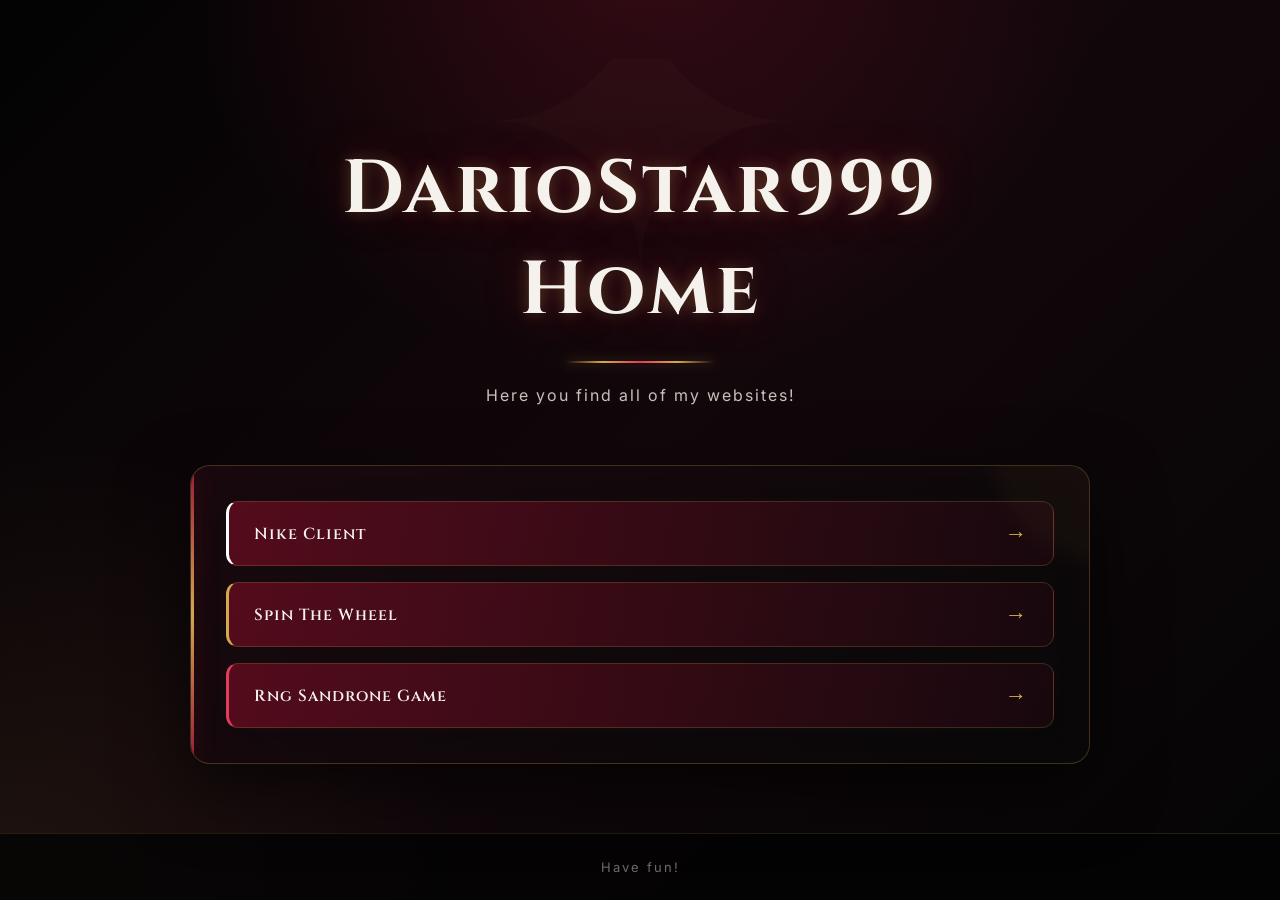
<file: index.html>
<!DOCTYPE html>
<html lang="it">
<head>
  <meta charset="UTF-8">
  <meta name="viewport" content="width=device-width, initial-scale=1.0">
  <title>Home ∘ DarioStar999</title>
  <link rel="stylesheet" href="assets/main/css/style.css">
  <link rel="icon" href="assets/main/icon/icon.ico">
</head>
<body>
  <main>
    <div class="title">
      <h1>DarioStar999 Home</h1>
      <p>Here you find all of my websites!</p>
    </div>
    <div class="box">
      <div class="buttons">
        <a href="https://dariostar999.github.io/src/nike/index.html">Nike Client</a>
        <a href="https://dariostar999.github.io/src/wheel/wheel.html">Spin The Wheel</a>
        <a href="https://dariostar999.github.io/src/RngSandrone/main.htm">Rng Sandrone Game</a>
      </div>
    </div>
  </main>
  <footer>Have fun!</footer>
</body>
</html>
</file>
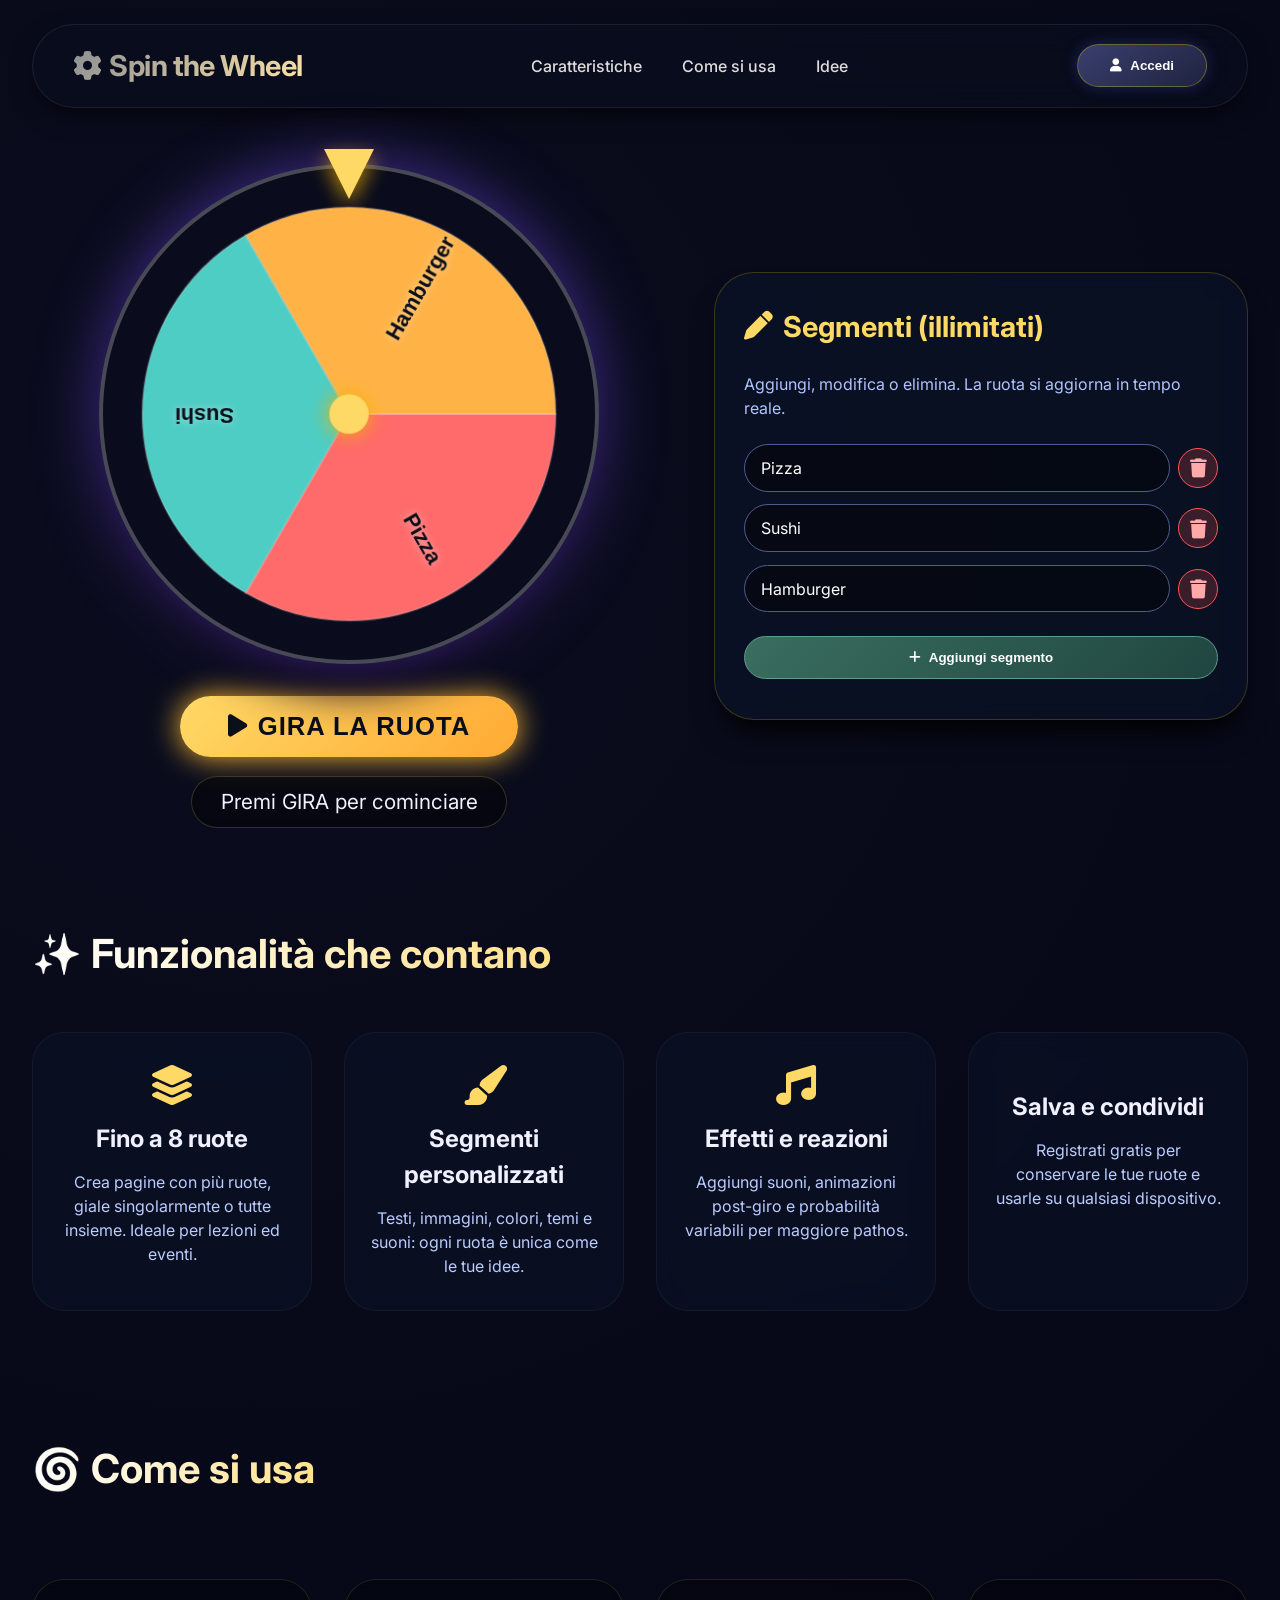
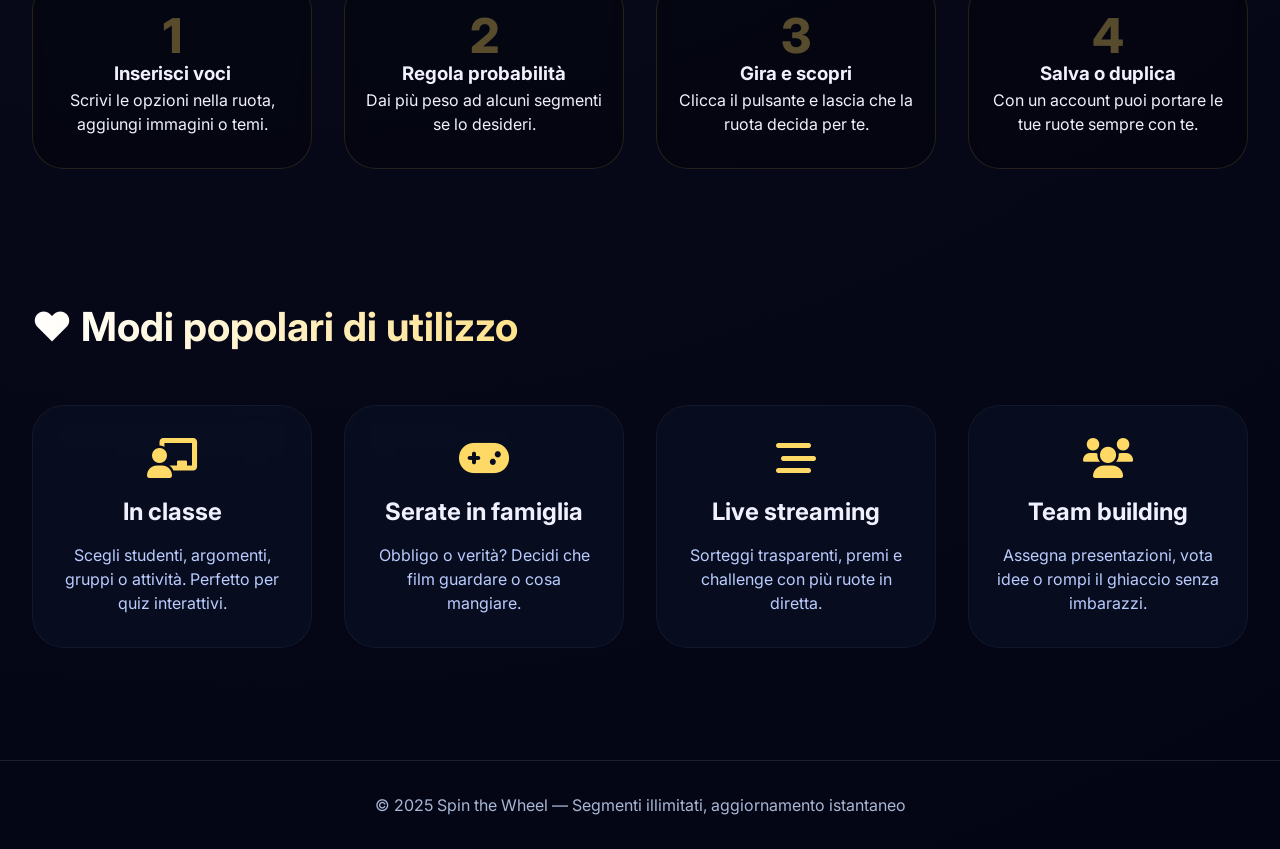
<file: src/wheel/wheel.html>
<!DOCTYPE html>
<html lang="it">
<head>
  <meta charset="UTF-8">
  <meta name="viewport" content="width=device-width, initial-scale=1.0">
  <title>Spin the Wheel — Editor infinito</title>
  <link rel="preconnect" href="https://fonts.googleapis.com">
  <link rel="preconnect" href="https://fonts.gstatic.com" crossorigin>
  <link href="https://fonts.googleapis.com/css2?family=Inter:opsz,wght@14..32,400;14..32,500;14..32,600;14..32,700&display=swap" rel="stylesheet">
  <link rel="stylesheet" href="https://cdnjs.cloudflare.com/ajax/libs/font-awesome/6.0.0-beta3/css/all.min.css">
  <link href="https://unpkg.com/aos@2.3.1/dist/aos.css" rel="stylesheet">
  <style>
    * {
      margin: 0;
      padding: 0;
      box-sizing: border-box;
    }

    body {
      font-family: 'Inter', sans-serif;
      background: radial-gradient(circle at 20% 20%, #0b0d1e, #030514);
      color: #f0f0ff;
      line-height: 1.5;
      overflow-x: hidden;
    }

    .glass {
      background: rgba(20, 30, 50, 0.3);
      backdrop-filter: blur(12px);
      -webkit-backdrop-filter: blur(12px);
      border: 1px solid rgba(255, 255, 255, 0.1);
      border-radius: 2rem;
      box-shadow: 0 20px 40px -12px rgba(0, 0, 0, 0.5);
    }

    .glass-card {
      background: rgba(15, 25, 45, 0.5);
      backdrop-filter: blur(8px);
      -webkit-backdrop-filter: blur(8px);
      border: 1px solid rgba(255, 255, 255, 0.05);
      border-radius: 2rem;
      transition: all 0.3s ease;
    }

    .glass-card:hover {
      transform: translateY(-8px);
      border-color: rgba(255, 215, 0, 0.4);
      box-shadow: 0 30px 40px -12px rgba(255, 215, 0, 0.2);
    }

    header {
      display: flex;
      justify-content: space-between;
      align-items: center;
      padding: 1.2rem 2.5rem;
      margin: 1.5rem 2rem;
      background: rgba(10, 15, 30, 0.4);
      backdrop-filter: blur(16px);
      border-radius: 3rem;
      border: 1px solid rgba(255, 255, 255, 0.08);
      box-shadow: 0 10px 30px -10px black;
    }

    .logo {
      font-weight: 700;
      font-size: 1.8rem;
      background: linear-gradient(135deg, #fff8, #ffe6a6);
      -webkit-background-clip: text;
      -webkit-text-fill-color: transparent;
      letter-spacing: -0.02em;
    }

    .nav-links {
      display: flex;
      gap: 2.5rem;
      font-weight: 500;
      color: #ddd;
    }

    .nav-links a {
      text-decoration: none;
      color: inherit;
      transition: color 0.2s;
    }

    .nav-links a:hover {
      color: #ffd966;
    }

    .btn-glow {
      background: linear-gradient(145deg, #3a3f6e, #1f2340);
      border: none;
      padding: 0.8rem 2rem;
      border-radius: 3rem;
      font-weight: 600;
      color: white;
      cursor: pointer;
      box-shadow: 0 0 15px #5f6cff44;
      transition: 0.2s;
      border: 1px solid rgba(255, 215, 0, 0.3);
    }

    .btn-glow:hover {
      box-shadow: 0 0 25px #ffd966aa;
      background: linear-gradient(145deg, #4a4f82, #2f3460);
      transform: scale(1.02);
    }

    .hero {
      max-width: 1400px;
      margin: 0 auto;
      padding: 2rem 2rem;
      display: flex;
      flex-wrap: wrap;
      align-items: center;
      justify-content: center;
      gap: 3rem;
    }

    .wheel-col {
      flex: 1 1 500px;
      display: flex;
      flex-direction: column;
      align-items: center;
      text-align: center;
    }

    .settings-col {
      flex: 1 1 400px;
      background: rgba(10, 20, 40, 0.6);
      backdrop-filter: blur(10px);
      border-radius: 2.5rem;
      padding: 2rem 1.8rem;
      border: 1px solid rgba(255, 215, 0, 0.2);
      box-shadow: 0 20px 30px -10px black;
      max-height: 600px;
      overflow-y: auto;
    }

    .settings-col h3 {
      font-size: 1.8rem;
      margin-bottom: 1.5rem;
      color: #ffd966;
      display: flex;
      align-items: center;
      gap: 10px;
    }

    .segments-list {
      display: flex;
      flex-direction: column;
      gap: 0.8rem;
      margin-bottom: 1.5rem;
    }

    .segment-row {
      display: flex;
      gap: 0.5rem;
      align-items: center;
    }

    .segment-row input {
      flex: 1;
      padding: 0.8rem 1rem;
      background: rgba(0, 0, 0, 0.4);
      border: 1px solid #4f5b8b;
      border-radius: 2rem;
      font-family: 'Inter', sans-serif;
      color: white;
      font-size: 1rem;
      transition: 0.2s;
    }

    .segment-row input:focus {
      outline: none;
      border-color: #ffd966;
      box-shadow: 0 0 0 3px #ffd96633;
    }

    .delete-btn {
      background: rgba(255, 80, 80, 0.2);
      border: 1px solid #ff5555;
      color: #ffaaaa;
      width: 40px;
      height: 40px;
      border-radius: 50%;
      display: flex;
      align-items: center;
      justify-content: center;
      cursor: pointer;
      transition: 0.2s;
      font-size: 1.2rem;
    }

    .delete-btn:hover {
      background: rgba(255, 80, 80, 0.5);
      color: white;
      transform: scale(1.05);
    }

    .add-btn {
      background: linear-gradient(135deg, #3a6e5f, #1f4640);
      border: none;
      width: 100%;
      padding: 0.8rem;
      border-radius: 3rem;
      font-weight: 600;
      color: white;
      cursor: pointer;
      transition: 0.2s;
      border: 1px solid #5f9b8a;
      margin-bottom: 0.5rem;
      display: flex;
      align-items: center;
      justify-content: center;
      gap: 8px;
    }

    .add-btn:hover {
      background: linear-gradient(135deg, #4a8f7a, #2f5f50);
      box-shadow: 0 0 15px #3d9b84;
    }

    .wheel-container {
      position: relative;
      width: 500px;
      height: 500px;
      margin-bottom: 1.5rem;
    }

    canvas#wheelCanvas {
      width: 100%;
      height: 100%;
      border-radius: 50%;
      box-shadow: 0 0 60px #7a4fff88, 0 25px 40px black;
      border: 4px solid rgba(255, 255, 255, 0.25);
    }

    .pointer {
      position: absolute;
      top: -15px;
      left: 50%;
      transform: translateX(-50%);
      width: 0;
      height: 0;
      border-left: 25px solid transparent;
      border-right: 25px solid transparent;
      border-top: 50px solid #ffd966;
      filter: drop-shadow(0 8px 10px #ffbb00aa);
      z-index: 5;
    }

    .spin-btn {
      font-size: 1.6rem;
      padding: 1rem 3rem;
      border-radius: 4rem;
      background: linear-gradient(135deg, #ffd966, #ffaa33);
      border: none;
      font-weight: 700;
      color: #0a0f1a;
      box-shadow: 0 0 30px #ffbb33;
      cursor: pointer;
      transition: 0.15s;
      letter-spacing: 1px;
      margin-top: 0.5rem;
    }

    .spin-btn:active {
      transform: scale(0.97);
    }

    .result-message {
      margin-top: 1.2rem;
      font-size: 1.3rem;
      background: rgba(0,0,0,0.4);
      padding: 0.6rem 1.8rem;
      border-radius: 3rem;
      backdrop-filter: blur(4px);
      border: 1px solid #ffd96633;
    }

    section {
      max-width: 1300px;
      margin: 0 auto;
      padding: 4rem 2rem;
    }

    .section-title {
      font-size: 2.5rem;
      font-weight: 700;
      margin-bottom: 3rem;
      background: linear-gradient(to right, #ffffff, #ffe28c);
      -webkit-background-clip: text;
      -webkit-text-fill-color: transparent;
      display: inline-block;
    }

    .cards-grid {
      display: grid;
      grid-template-columns: repeat(auto-fit, minmax(260px, 1fr));
      gap: 2rem;
    }

    .feature-card {
      padding: 2rem 1.5rem;
      text-align: center;
      background: rgba(10, 20, 40, 0.5);
      backdrop-filter: blur(10px);
      border-radius: 2rem;
      border: 1px solid rgba(255,255,240,0.05);
    }

    .feature-card i {
      font-size: 2.5rem;
      color: #ffd966;
      margin-bottom: 1rem;
    }

    .feature-card h3 {
      font-size: 1.5rem;
      margin-bottom: 0.8rem;
    }

    .feature-card p {
      color: #bbccff;
    }

    .steps {
      display: flex;
      flex-wrap: wrap;
      justify-content: center;
      gap: 2rem;
      margin-top: 2rem;
    }

    .step-item {
      flex: 1 1 200px;
      background: rgba(0,0,0,0.3);
      border-radius: 2rem;
      padding: 2rem 1rem;
      backdrop-filter: blur(6px);
      border: 1px solid #ffd96622;
      text-align: center;
    }

    .step-num {
      font-size: 3rem;
      font-weight: 800;
      color: #ffd96655;
      line-height: 1;
    }

    footer {
      text-align: center;
      padding: 2rem;
      margin-top: 3rem;
      border-top: 1px solid #ffffff1a;
      color: #a9b7d4;
    }

    @media (max-width: 900px) {
      .wheel-container {
        width: 400px;
        height: 400px;
      }
      .hero {
        flex-direction: column;
      }
    }

    [data-aos="fade-up"] {
      transform: translateY(20px);
      opacity: 0;
      transition-property: transform, opacity;
    }
    [data-aos="fade-up"].aos-animate {
      transform: translateY(0);
      opacity: 1;
    }
  </style>
</head>
<body>
  <header data-aos="fade-down" data-aos-duration="800">
    <div class="logo"><i class="fas fa-cog" style="color: #ffd966; margin-right: 8px;"></i>Spin the Wheel</div>
    <div class="nav-links">
      <a href="#">Caratteristiche</a>
      <a href="#">Come si usa</a>
      <a href="#">Idee</a>
    </div>
    <button class="btn-glow"><i class="fas fa-user" style="margin-right: 8px;"></i>Accedi</button>
  </header>

  <main>
    <div class="hero">
      <div class="wheel-col" data-aos="fade-right">
        <div class="wheel-container">
          <canvas id="wheelCanvas" width="500" height="500"></canvas>
          <div class="pointer"></div>
        </div>
        <button class="spin-btn" id="spinButton"><i class="fas fa-play" style="margin-right: 10px;"></i>GIRA LA RUOTA</button>
        <div class="result-message" id="resultMessage">Premi GIRA per cominciare</div>
      </div>

      <div class="settings-col" data-aos="fade-left">
        <h3><i class="fas fa-pen"></i> Segmenti (illimitati)</h3>
        <p style="margin-bottom: 1.5rem; color: #b0c4ff;">Aggiungi, modifica o elimina. La ruota si aggiorna in tempo reale.</p>
        <div id="segments-list" class="segments-list"></div>
        <button class="add-btn" id="addSegmentBtn"><i class="fas fa-plus"></i> Aggiungi segmento</button>
      </div>
    </div>

    <section data-aos="fade-up">
      <h2 class="section-title">✨ Funzionalità che contano</h2>
      <div class="cards-grid">
        <div class="feature-card glass-card">
          <i class="fas fa-layer-group"></i>
          <h3>Fino a 8 ruote</h3>
          <p>Crea pagine con più ruote, giale singolarmente o tutte insieme. Ideale per lezioni ed eventi.</p>
        </div>
        <div class="feature-card glass-card">
          <i class="fas fa-paint-brush"></i>
          <h3>Segmenti personalizzati</h3>
          <p>Testi, immagini, colori, temi e suoni: ogni ruota è unica come le tue idee.</p>
        </div>
        <div class="feature-card glass-card">
          <i class="fas fa-music"></i>
          <h3>Effetti e reazioni</h3>
          <p>Aggiungi suoni, animazioni post-giro e probabilità variabili per maggiore pathos.</p>
        </div>
        <div class="feature-card glass-card">
          <i class="fas fa-cloud-save"></i>
          <h3>Salva e condividi</h3>
          <p>Registrati gratis per conservare le tue ruote e usarle su qualsiasi dispositivo.</p>
        </div>
      </div>
    </section>

    <section data-aos="fade-up">
      <h2 class="section-title">🌀 Come si usa</h2>
      <div class="steps">
        <div class="step-item" data-aos="flip-left" data-aos-delay="50">
          <div class="step-num">1</div>
          <h3>Inserisci voci</h3>
          <p>Scrivi le opzioni nella ruota, aggiungi immagini o temi.</p>
        </div>
        <div class="step-item" data-aos="flip-left" data-aos-delay="150">
          <div class="step-num">2</div>
          <h3>Regola probabilità</h3>
          <p>Dai più peso ad alcuni segmenti se lo desideri.</p>
        </div>
        <div class="step-item" data-aos="flip-left" data-aos-delay="250">
          <div class="step-num">3</div>
          <h3>Gira e scopri</h3>
          <p>Clicca il pulsante e lascia che la ruota decida per te.</p>
        </div>
        <div class="step-item" data-aos="flip-left" data-aos-delay="350">
          <div class="step-num">4</div>
          <h3>Salva o duplica</h3>
          <p>Con un account puoi portare le tue ruote sempre con te.</p>
        </div>
      </div>
    </section>

    <section data-aos="fade-up">
      <h2 class="section-title">❤️ Modi popolari di utilizzo</h2>
      <div class="cards-grid">
        <div class="feature-card glass-card">
          <i class="fas fa-chalkboard-teacher"></i>
          <h3>In classe</h3>
          <p>Scegli studenti, argomenti, gruppi o attività. Perfetto per quiz interattivi.</p>
        </div>
        <div class="feature-card glass-card">
          <i class="fas fa-gamepad"></i>
          <h3>Serate in famiglia</h3>
          <p>Obbligo o verità? Decidi che film guardare o cosa mangiare.</p>
        </div>
        <div class="feature-card glass-card">
          <i class="fas fa-stream"></i>
          <h3>Live streaming</h3>
          <p>Sorteggi trasparenti, premi e challenge con più ruote in diretta.</p>
        </div>
        <div class="feature-card glass-card">
          <i class="fas fa-users"></i>
          <h3>Team building</h3>
          <p>Assegna presentazioni, vota idee o rompi il ghiaccio senza imbarazzi.</p>
        </div>
      </div>
    </section>
  </main>

  <footer>
    <p>© 2025 Spin the Wheel — Segmenti illimitati, aggiornamento istantaneo</p>
  </footer>

  <script src="https://unpkg.com/aos@2.3.1/dist/aos.js"></script>
  <script>
    AOS.init({ duration: 1000, once: true });

    const canvas = document.getElementById('wheelCanvas');
    const ctx = canvas.getContext('2d');
    const spinBtn = document.getElementById('spinButton');
    const resultMsg = document.getElementById('resultMessage');
    const segmentsList = document.getElementById('segments-list');
    const addBtn = document.getElementById('addSegmentBtn');

    // Stato interno: array di segmenti { label, color }
    let segments = [
      { label: 'Pizza', color: '#FF6B6B' },
      { label: 'Sushi', color: '#4ECDC4' },
      { label: 'Hamburger', color: '#FFB347' }
    ];

    // Genera un colore pastello basato su un indice (per nuovi segmenti)
    function generateColor(index) {
      const hue = (index * 137.5) % 360; // 137.5 è un numero irrazionale per distribuire i colori
      return `hsl(${hue}, 70%, 65%)`;
    }

    // Ricostruisce la lista input nel pannello, basandosi sull'array segments
    function rebuildInputs() {
      segmentsList.innerHTML = '';
      segments.forEach((seg, idx) => {
        const row = document.createElement('div');
        row.className = 'segment-row';
        row.innerHTML = `
          <input type="text" class="segment-input" data-index="${idx}" value="${seg.label}" placeholder="Etichetta ${idx+1}">
          <div class="delete-btn" data-index="${idx}"><i class="fas fa-trash"></i></div>
        `;
        segmentsList.appendChild(row);
      });

      // Attacca gli event listener per modifica in tempo reale
      document.querySelectorAll('.segment-input').forEach(input => {
        input.addEventListener('input', function(e) {
          const index = this.dataset.index;
          segments[index].label = this.value;
          drawWheel(); // ridisegna subito
        });
      });

      // Attacca gli event listener per eliminazione
      document.querySelectorAll('.delete-btn').forEach(btn => {
        btn.addEventListener('click', function(e) {
          const index = this.dataset.index;
          segments.splice(index, 1); // rimuove dall'array
          rebuildInputs(); // ricostruisce input con nuovi indici
          drawWheel();
          if (segments.length === 0) {
            resultMsg.innerHTML = '⚠️ Aggiungi almeno un segmento';
          }
        });
      });
    }

    // Aggiunge un nuovo segmento
    function addSegment() {
      const newIndex = segments.length;
      const newColor = generateColor(newIndex);
      segments.push({ label: `Nuovo ${newIndex+1}`, color: newColor });
      rebuildInputs();
      drawWheel();
    }

    addBtn.addEventListener('click', addSegment);

    // Disegna la ruota in base all'array segments
    function drawWheel(rotationAngle = currentRotation) {
      const width = canvas.width;
      const height = canvas.height;
      const centerX = width / 2;
      const centerY = height / 2;
      const radius = width * 0.42;
      ctx.clearRect(0, 0, width, height);

      const count = segments.length;
      if (count === 0) {
        ctx.font = 'bold 24px Inter';
        ctx.fillStyle = '#aaa';
        ctx.fillText('Nessun segmento', centerX-100, centerY);
        return;
      }

      const anglePerSegment = (Math.PI * 2) / count;
      // Regola la dimensione del font in base al numero di segmenti
      let fontSize = 22;
      if (count > 12) fontSize = 18;
      if (count > 18) fontSize = 15;
      if (count > 24) fontSize = 13;

      for (let i = 0; i < count; i++) {
        const startAngle = i * anglePerSegment + rotationAngle;
        const endAngle = (i + 1) * anglePerSegment + rotationAngle;

        // spicchio
        ctx.beginPath();
        ctx.moveTo(centerX, centerY);
        ctx.arc(centerX, centerY, radius, startAngle, endAngle);
        ctx.closePath();
        ctx.fillStyle = segments[i].color;
        ctx.fill();
        ctx.strokeStyle = '#ffffff30';
        ctx.lineWidth = 2;
        ctx.stroke();

        // testo
        ctx.save();
        ctx.translate(centerX, centerY);
        ctx.rotate(startAngle + anglePerSegment / 2);
        ctx.textAlign = 'center';
        ctx.textBaseline = 'middle';
        ctx.font = `bold ${fontSize}px Inter, sans-serif`;
        ctx.fillStyle = '#0a0f1a';
        ctx.shadowColor = '#ffffff80';
        ctx.shadowBlur = 8;
        ctx.fillText(segments[i].label, radius * 0.7, 0);
        ctx.restore();
      }

      // centro
      ctx.beginPath();
      ctx.arc(centerX, centerY, 20, 0, 2 * Math.PI);
      ctx.fillStyle = '#FFD966';
      ctx.shadowBlur = 20;
      ctx.shadowColor = '#f0b300';
      ctx.fill();
      ctx.shadowBlur = 0;
    }

    let currentRotation = 0;
    let isSpinning = false;

    function getSegmentFromAngle(angle) {
      if (segments.length === 0) return null;
      let norm = angle % (2 * Math.PI);
      if (norm < 0) norm += 2 * Math.PI;
      const segmentIndex = Math.floor(norm / ((2 * Math.PI) / segments.length));
      return segments[segmentIndex];
    }

    spinBtn.addEventListener('click', () => {
      if (isSpinning) return;
      if (segments.length === 0) {
        resultMsg.innerHTML = '⚠️ Aggiungi almeno un segmento';
        return;
      }
      isSpinning = true;

      const spins = 5;
      const extra = Math.random() * 2 * Math.PI;
      const newRotation = currentRotation + spins * 2 * Math.PI + extra;
      const startTime = performance.now();
      const duration = 3000;
      const startRotation = currentRotation;

      function animateSpin(now) {
        const elapsed = now - startTime;
        const progress = Math.min(elapsed / duration, 1);
        const easeOutCubic = 1 - Math.pow(1 - progress, 3);
        const currentAngle = startRotation + (newRotation - startRotation) * easeOutCubic;

        drawWheel(currentAngle);

        if (progress < 1) {
          requestAnimationFrame(animateSpin);
        } else {
          isSpinning = false;
          currentRotation = newRotation % (2 * Math.PI);
          const seg = getSegmentFromAngle(currentRotation);
          resultMsg.innerHTML = `🎯 Il segno è: <strong>${seg ? seg.label : '?'}</strong>`;
        }
      }
      requestAnimationFrame(animateSpin);
    });

    // Inizializza la lista input e la ruota
    rebuildInputs();
    drawWheel();
  </script>
</body>
</html>
</file>
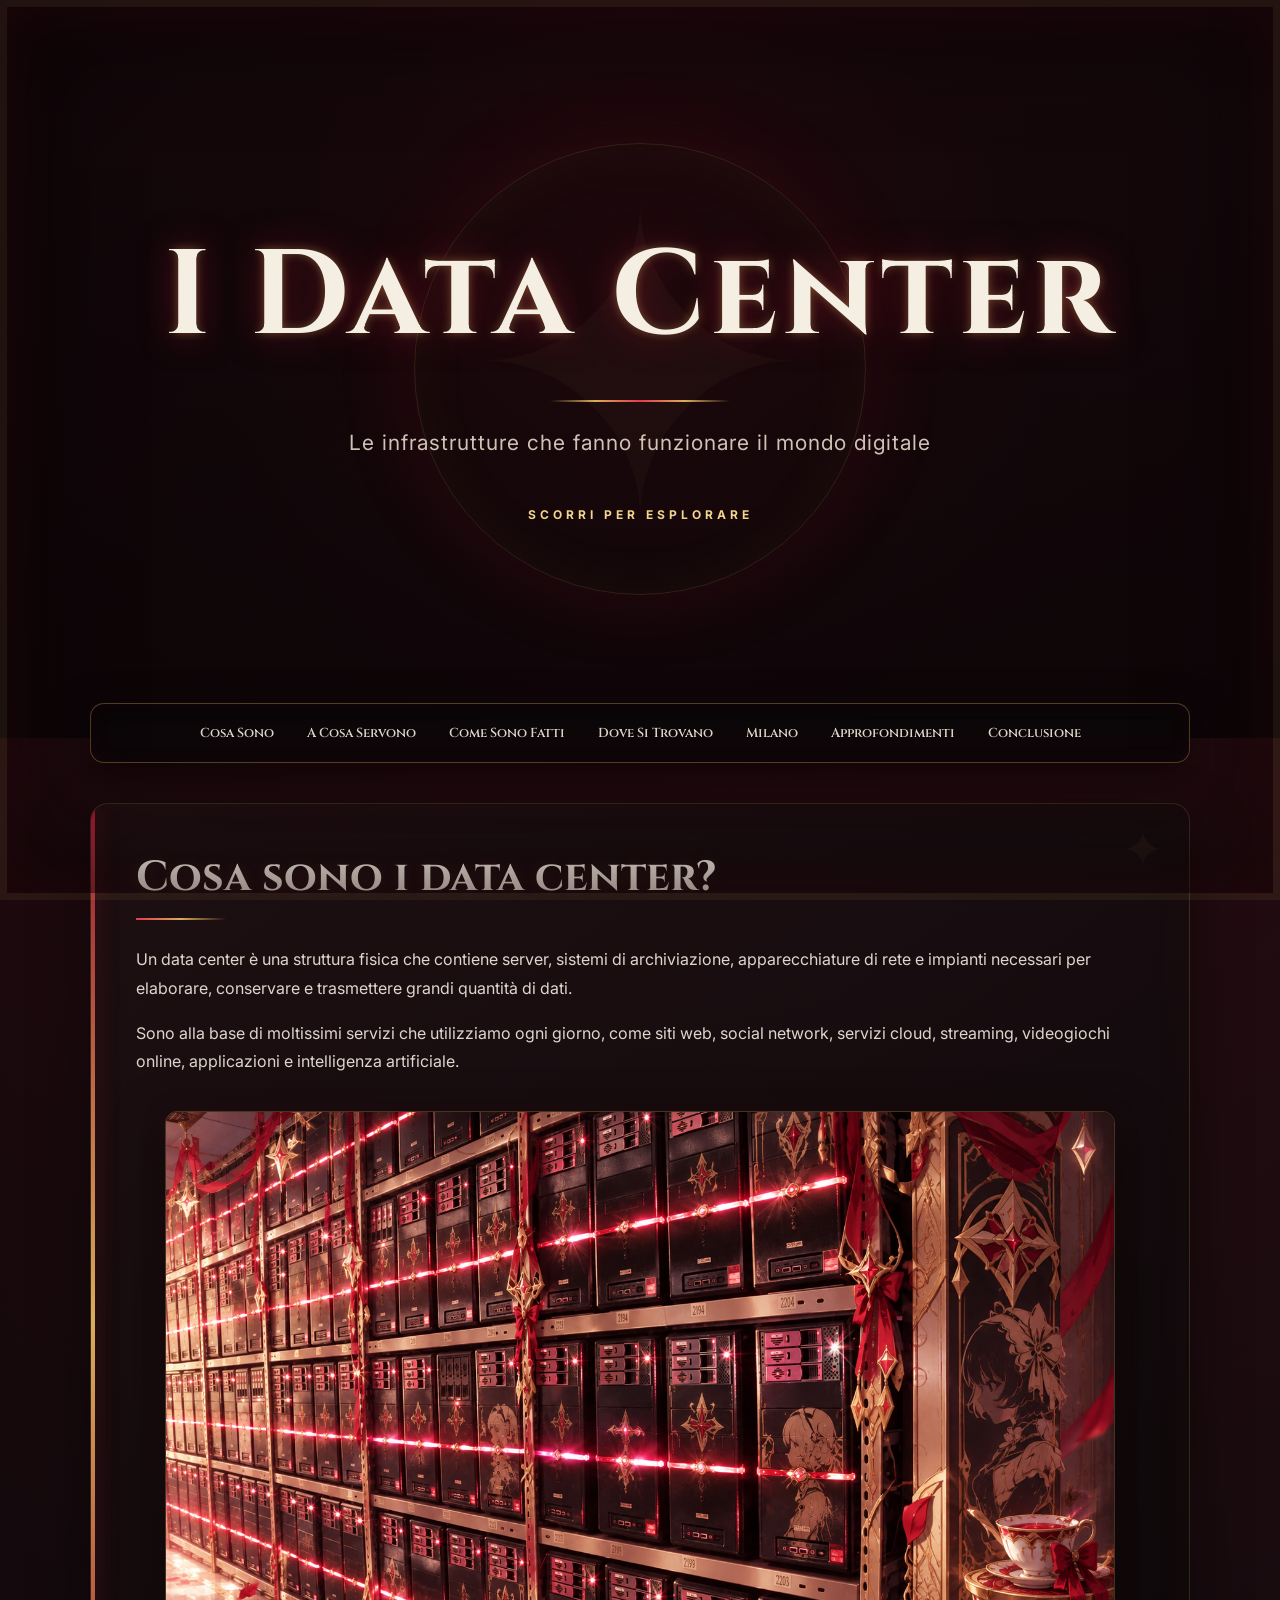
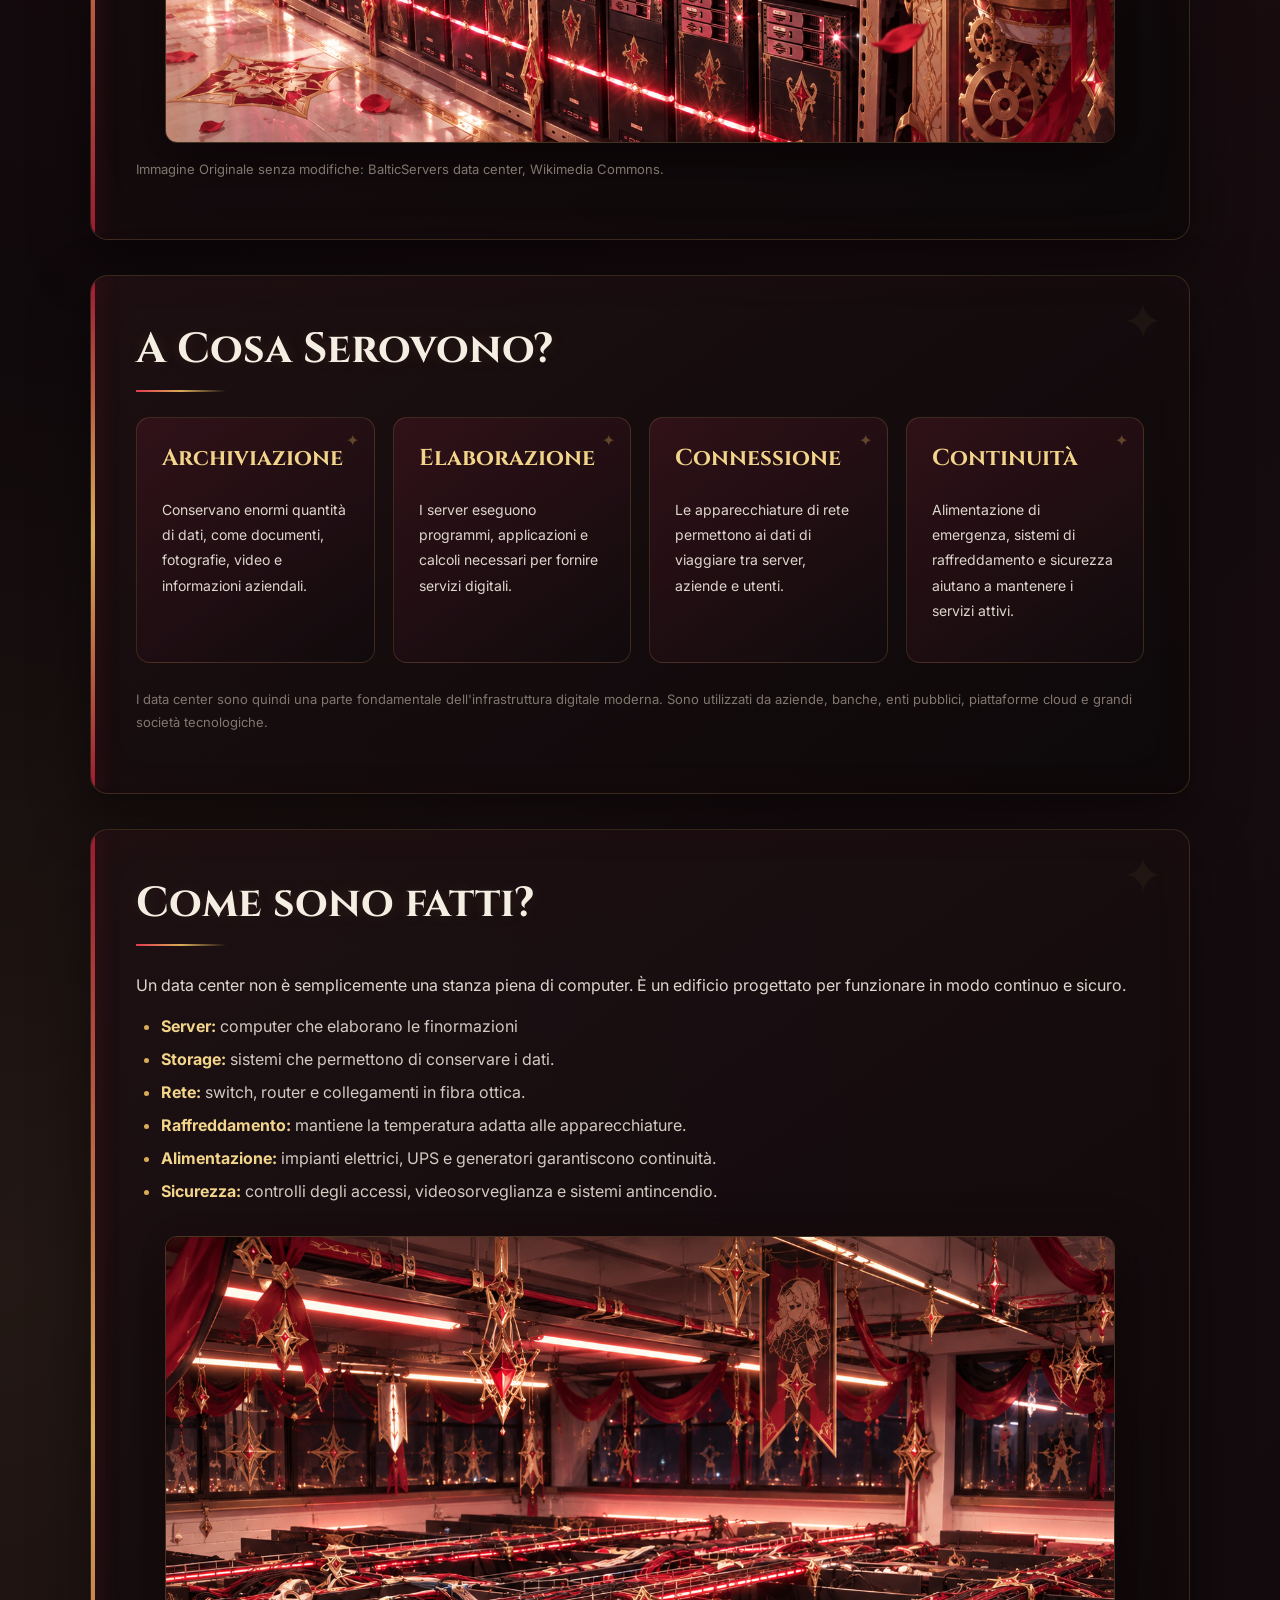
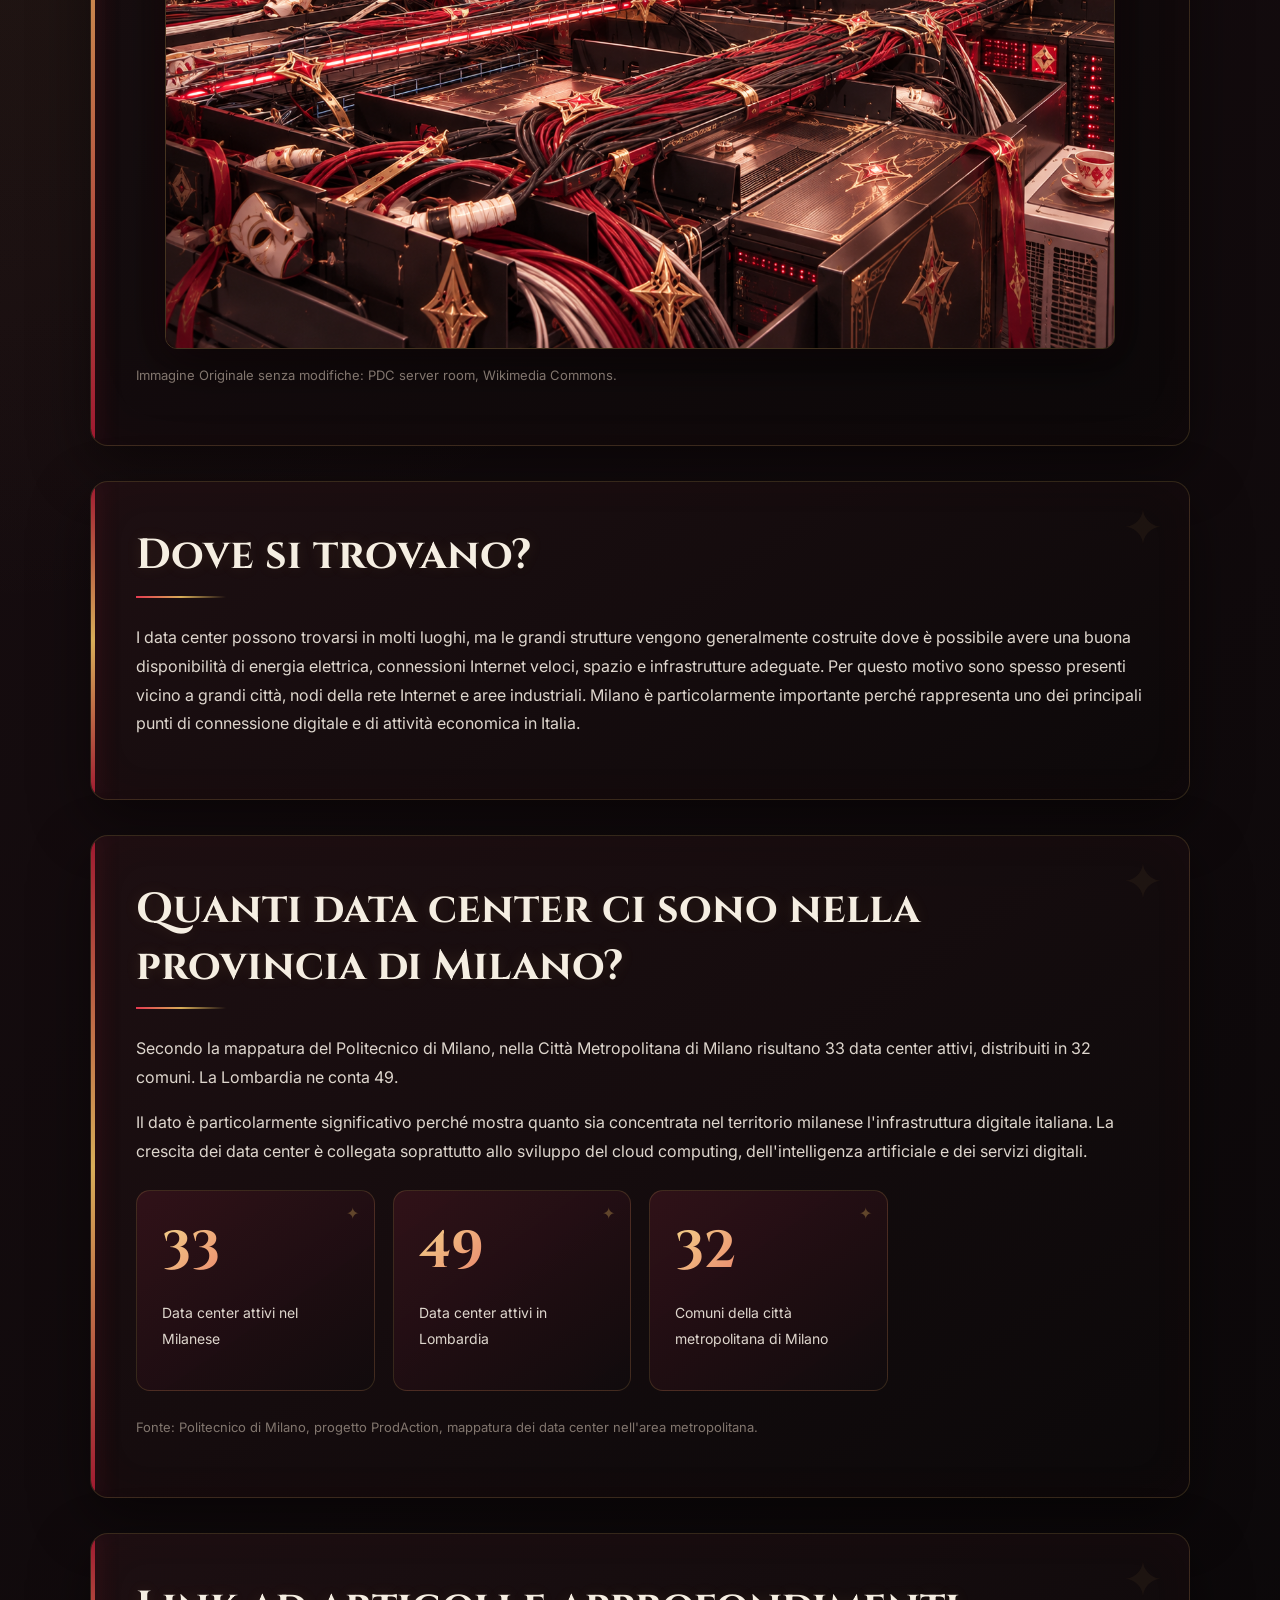
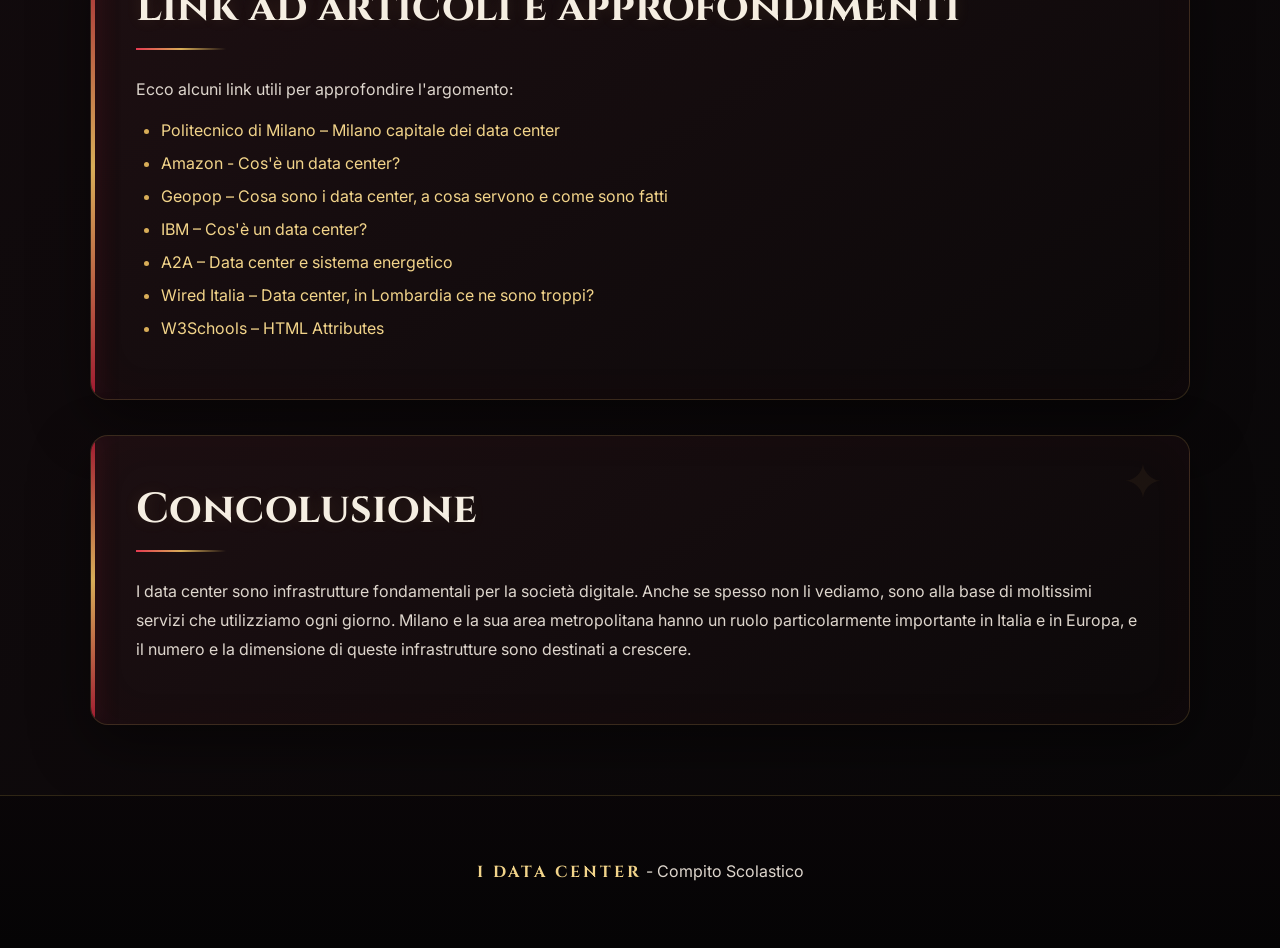
<file: src/scuola/datacenter/main.htm>
<!DOCTYPE html>
<html>
    <head>
        <title>i data center ∘ DarioStar999</title>
        <link rel="stylesheet" href="style.css">
        <link rel="icon" href="assets/icon.ico">
        <meta charset="UTF-8">
        <meta name="viewport" content="width=device-width, initial-scale=1.0">
        <meta name="description" content="i data center compito a tema sandrone di genshin impact">
    </head>
    <body>
        <div class="titolo">
            <h1>I Data Center</h1>
            <p>Le infrastrutture che fanno funzionare il mondo digitale</p>
            <div class="scrorri">SCORRI PER ESPLORARE</div>
        </div>
        <div class="nav">
            <a href="#cosa">Cosa Sono</a>
            <a href="#servono">A Cosa Servono</a>
            <a href="#fatti">Come Sono Fatti</a>
            <a href="#trovano">Dove Si Trovano</a>
            <a href="#milano">Milano</a>
            <a href="#approfondimenti">Approfondimenti</a>
            <a href="#conclusione">Conclusione</a>
        </div>
        <main>
            <section id="cosa">
                <h2>Cosa sono i data center?</h2>
                <p>Un data center è una struttura fisica che contiene server, sistemi di archiviazione, apparecchiature di rete e impianti necessari per elaborare, conservare e trasmettere grandi quantità di dati.</p>
                <p>Sono alla base di moltissimi servizi che utilizziamo ogni giorno, come siti web, social network, servizi cloud, streaming, videogiochi online, applicazioni e intelligenza artificiale.</p>
                <img class="image" src="assets/cosa.png" alt="sala server a tema Sandrone">
                <p>Immagine Originale senza modifiche: BalticServers data center, Wikimedia Commons.</p>
            </section>
            <section id="servono">
                <h2>A Cosa Serovono?</h2>
                <div class="carte">
                    <div class="carta">
                        <h3>Archiviazione</h3>
                        <p>Conservano enormi quantità di dati, come documenti, fotografie, video e informazioni aziendali.</p>
                    </div>
                    <div class="carta">
                        <h3>Elaborazione</h3>
                        <p>I server eseguono programmi, applicazioni e calcoli necessari per fornire servizi digitali.</p>
                    </div>
                    <div class="carta">
                        <h3>Connessione</h3>
                        <p>Le apparecchiature di rete permettono ai dati di viaggiare tra server, aziende e utenti.</p>
                    </div>
                    <div class="carta">
                        <h3>Continuità</h3>
                        <p>Alimentazione di emergenza, sistemi di raffreddamento e sicurezza aiutano a mantenere i servizi attivi.</p>
                    </div>
                </div>
                <p>I data center sono quindi una parte fondamentale dell'infrastruttura digitale moderna. Sono utilizzati da aziende, banche, enti pubblici, piattaforme cloud e grandi società tecnologiche.</p>
            </section>
            <section id="fatti">
                <h2>Come sono fatti?</h2>
                <p>Un data center non è semplicemente una stanza piena di computer. È un edificio progettato per funzionare in modo continuo e sicuro.</p>
                <ul>
                    <li><strong>Server:</strong> computer che elaborano le finormazioni</li>
                    <li><strong>Storage:</strong> sistemi che permettono di conservare i dati.</li>
                    <li><strong>Rete:</strong> switch, router e collegamenti in fibra ottica.</li>
                    <li><strong>Raffreddamento:</strong> mantiene la temperatura adatta alle apparecchiature.</li>
                    <li><strong>Alimentazione:</strong> impianti elettrici, UPS e generatori garantiscono continuità.</li>
                    <li><strong>Sicurezza:</strong> controlli degli accessi, videosorveglianza e sistemi antincendio.</li>
                </ul>
                <img class="image" src="assets/fatti.png" alt="server room a tema Sandrone">
                <p>Immagine Originale senza modifiche: PDC server room, Wikimedia Commons.</p>
            </section>
            <section id="trovano">
                <h2>Dove si trovano?</h2>
                <p>I data center possono trovarsi in molti luoghi, ma le grandi strutture vengono generalmente costruite dove è possibile avere una buona disponibilità di energia elettrica, connessioni Internet veloci, spazio e infrastrutture adeguate. Per questo motivo sono spesso presenti vicino a grandi città, nodi della rete Internet e aree industriali. Milano è particolarmente importante perché rappresenta uno dei principali punti di connessione digitale e di attività economica in Italia.</p>
                <p></p>
            </section>
            <section id="milano">
                <h2>Quanti data center ci sono nella provincia di Milano?</h2>
                <p>Secondo la mappatura del Politecnico di Milano, nella Città Metropolitana di Milano risultano 33 data center attivi, distribuiti in 32 comuni. La Lombardia ne conta 49.</p>
                <p>Il dato è particolarmente significativo perché mostra quanto sia concentrata nel territorio milanese l'infrastruttura digitale italiana. La crescita dei data center è collegata soprattutto allo sviluppo del cloud computing, dell'intelligenza artificiale e dei servizi digitali.</p>
                <div class="carte">
                    <div class="carta">
                        <h3>33</h3>
                        <p>Data center attivi nel Milanese</p>
                    </div>
                    <div class="carta">
                        <h3>49</h3>
                        <p>Data center attivi in Lombardia</p>
                    </div>
                    <div class="carta">
                        <h3>32</h3>
                        <p>Comuni della città metropolitana di Milano</p>
                    </div>
                </div>
                <p>Fonte: Politecnico di Milano, progetto ProdAction, mappatura dei data center nell'area metropolitana.</p>
            </section>
            <section id="approfondimenti">
                <h2>Link ad articoli e approfondimenti</h2>
                <p>Ecco alcuni link utili per approfondire l'argomento:</p>
                <ul>
                    <li><a href="https://www.polimi.it/il-politecnico/news/dettaglio-news/milano-capitale-data-center-mappatura-politecnico-di-milano" target="_blank">Politecnico di Milano – Milano capitale dei data center</a></li>
                    <li><a href="https://aws.amazon.com/it/what-is/data-center/" target="_blank">Amazon - Cos'è un data center?</a></li>
                    <li><a href="https://www.geopop.it/cosa-sono-i-data-center-a-cosa-servono-e-come-sono-fatti/" target="_blank">Geopop – Cosa sono i data center, a cosa servono e come sono fatti</a></li>
                    <li><a href="https://www.ibm.com/it-it/think/topics/data-centers" target="_blank">IBM – Cos'è un data center?</a></li>
                    <li><a href="https://www.gruppoa2a.it/it/knowledge-hub/approfondimenti/data-center-ruolo-sistema-energetico" target="_blank">A2A – Data center e sistema energetico</a></li>
                    <li><a href="https://www.wired.it/article/data-center-lombardia-milano-consumi-rete-elettrica/" target="_blank">Wired Italia – Data center, in Lombardia ce ne sono troppi?</a></li>
                    <li><a href="https://www.w3schools.com/html/html_attributes.asp" target="_blank">W3Schools – HTML Attributes</a></li>
                </ul>
            </section>
            <section id="conclusione">
                <h2>Concolusione</h2>
                <p>I data center sono infrastrutture fondamentali per la società digitale. Anche se spesso non li vediamo, sono alla base di moltissimi servizi che utilizziamo ogni giorno. Milano e la sua area metropolitana hanno un ruolo particolarmente importante in Italia e in Europa, e il numero e la dimensione di queste infrastrutture sono destinati a crescere.</p>
                <p></p>
            </section>
        </main>
        <footer>
            <P><strong>I DATA CENTER</strong> - Compito Scolastico</P>
        </footer>
    </body>
</html>
</file>
<file: assets/main/css/style.css>
@import url('https://fonts.googleapis.com/css2?family=Cinzel:wght@500;600;700&family=Inter:wght@400;500;600;700&display=swap');

:root {
    --black: #050505;
    --black-light: #0d0d0f;

    --red-dark: #3b0712;
    --red: #9b1735;
    --red-light: #e33d5d;

    --gold: #d4a84f;
    --gold-light: #f3d58c;

    --white: #f5f1ec;
    --text: #c8c1bb;
    --muted: #706b68;

    --border: rgba(212, 168, 79, 0.25);
}


/* =========================
   RESET
========================= */

* {
    box-sizing: border-box;
    scroll-behavior: smooth;
}

html,
body {
    margin: 0;
    min-height: 100%;
}

body {
    min-height: 100vh;

    display: flex;
    flex-direction: column;

    font-family: "Inter", Arial, sans-serif;

    color: var(--text);

    background:
        radial-gradient(
            circle at 50% -10%,
            rgba(155, 23, 53, 0.3),
            transparent 40%
        ),
        radial-gradient(
            circle at 0% 100%,
            rgba(212, 168, 79, 0.08),
            transparent 30%
        ),
        linear-gradient(
            135deg,
            #030303,
            #12070b 50%,
            #050505
        );

    overflow-x: hidden;
}


/* =========================
   MAIN
========================= */

main {
    width: min(900px, calc(100% - 30px));

    margin: auto;

    padding: 50px 0;
}


/* =========================
   TITLE
========================= */

.title {
    position: relative;

    padding: 80px 30px 60px;

    text-align: center;

    overflow: hidden;
}

.title::before {
    content: "✦";

    position: absolute;

    top: -180px;
    left: 50%;

    font-size: 400px;

    color: rgba(212, 168, 79, 0.025);

    transform: translateX(-50%);

    animation: rotate 35s linear infinite;

    pointer-events: none;
}

.title h1 {
    position: relative;
    z-index: 2;

    margin: 0;

    font-family: "Cinzel", Georgia, serif;

    font-size: clamp(42px, 8vw, 75px);

    font-weight: 700;

    letter-spacing: 3px;

    color: var(--white);

    text-shadow:
        0 0 15px rgba(212, 168, 79, 0.3),
        0 0 40px rgba(155, 23, 53, 0.35);

    animation: appear 0.9s ease;
}

.title h1::after {
    content: "";

    display: block;

    width: 150px;
    height: 2px;

    margin: 20px auto 22px;

    background:
        linear-gradient(
            90deg,
            transparent,
            var(--gold),
            var(--red-light),
            var(--gold),
            transparent
        );

    box-shadow:
        0 0 12px rgba(212, 168, 79, 0.4);
}

.title p {
    position: relative;
    z-index: 2;

    margin: 0;

    color: var(--text);

    font-size: 16px;

    letter-spacing: 2px;

    animation: appear 1.2s ease;
}


/* =========================
   BOX
========================= */

.box {
    position: relative;

    padding: 35px;

    background:
        linear-gradient(
            145deg,
            rgba(25, 10, 15, 0.95),
            rgba(8, 8, 9, 0.97)
        );

    border: 1px solid var(--border);

    border-radius: 20px;

    box-shadow:
        0 25px 70px rgba(0, 0, 0, 0.6),
        inset 0 0 50px rgba(155, 23, 53, 0.04);

    overflow: hidden;

    animation: appear 1.4s ease;
}

.box::before {
    content: "";

    position: absolute;

    left: 0;
    top: 0;

    width: 3px;
    height: 100%;

    background:
        linear-gradient(
            var(--red),
            var(--gold),
            var(--red)
        );

    box-shadow:
        0 0 20px rgba(155, 23, 53, 0.5);
}

.box::after {
    content: "";

    position: absolute;

    width: 250px;
    height: 250px;

    right: -150px;
    top: -150px;

    border-radius: 50%;

    background: rgba(212, 168, 79, 0.04);

    filter: blur(10px);

    pointer-events: none;
}


/* =========================
   BUTTONS
========================= */

.buttons {
    display: flex;

    flex-direction: column;

    gap: 16px;
}


/* =========================
   LINKS
========================= */

.buttons a {
    position: relative;

    display: flex;

    align-items: center;
    justify-content: space-between;

    min-height: 65px;

    padding: 18px 25px;

    color: var(--white);

    text-decoration: none;

    font-family: "Cinzel", Georgia, serif;

    font-size: 16px;

    font-weight: 600;

    letter-spacing: 1px;

    background:
        linear-gradient(
            100deg,
            rgba(100, 13, 32, 0.8),
            rgba(25, 9, 14, 0.9)
        );

    border: 1px solid rgba(212, 168, 79, 0.2);

    border-radius: 12px;

    overflow: hidden;

    transition:
        transform 0.3s,
        border-color 0.3s,
        box-shadow 0.3s,
        background 0.3s;
}


/* Freccina */

.buttons a::after {
    content: "→";

    color: var(--gold);

    font-family: Arial, sans-serif;

    font-size: 22px;

    transform: translateX(0);

    transition: 0.3s;
}


/* Effetto luce */

.buttons a::before {
    content: "";

    position: absolute;

    top: 0;
    left: -100%;

    width: 70%;
    height: 100%;

    background:
        linear-gradient(
            90deg,
            transparent,
            rgba(255, 255, 255, 0.06),
            transparent
        );

    transform: skewX(-20deg);

    transition: 0.6s;
}

.buttons a:hover {
    color: var(--gold-light);

    transform:
        translateX(6px)
        scale(1.01);

    border-color: rgba(212, 168, 79, 0.55);

    background:
        linear-gradient(
            100deg,
            rgba(143, 22, 48, 0.9),
            rgba(42, 10, 19, 0.95)
        );

    box-shadow:
        0 10px 30px rgba(0, 0, 0, 0.45),
        0 0 25px rgba(155, 23, 53, 0.15);
}

.buttons a:hover::before {
    left: 130%;
}

.buttons a:hover::after {
    transform: translateX(5px);

    color: var(--gold-light);
}


/* =========================
   DIFFERENZIAZIONE BOTTONI
========================= */

.buttons a:nth-child(1) {
    border-left: 3px solid #ffffff;
}

.buttons a:nth-child(2) {
    border-left: 3px solid var(--gold);
}

.buttons a:nth-child(3) {
    border-left: 3px solid var(--red-light);
}


/* =========================
   FOOTER
========================= */

footer {
    margin-top: auto;

    padding: 25px;

    text-align: center;

    color: var(--muted);

    font-size: 13px;

    letter-spacing: 2px;

    background: rgba(3, 3, 3, 0.8);

    border-top: 1px solid rgba(212, 168, 79, 0.15);
}


/* =========================
   ANIMATIONS
========================= */

@keyframes appear {

    from {
        opacity: 0;

        transform: translateY(25px);
    }

    to {
        opacity: 1;

        transform: translateY(0);
    }
}

@keyframes rotate {

    from {
        transform:
            translateX(-50%)
            rotate(0deg);
    }

    to {
        transform:
            translateX(-50%)
            rotate(360deg);
    }
}


/* =========================
   MOBILE
========================= */

@media (max-width: 600px) {

    main {
        width: calc(100% - 20px);

        padding: 25px 0;
    }

    .title {
        padding: 60px 15px 40px;
    }

    .title h1 {
        font-size: 38px;

        letter-spacing: 1px;
    }

    .title p {
        font-size: 13px;

        line-height: 1.6;

        letter-spacing: 1px;
    }

    .box {
        padding: 20px 15px;
    }

    .buttons a {
        min-height: 58px;

        padding: 15px 18px;

        font-size: 13px;
    }

    .buttons a::after {
        font-size: 18px;
    }

    footer {
        padding: 20px;

        font-size: 11px;
    }
}


/* =========================
   SMALL PHONES
========================= */

@media (max-width: 400px) {

    .title h1 {
        font-size: 31px;
    }

    .title p {
        font-size: 12px;
    }

    .box {
        padding: 15px 12px;
    }

    .buttons {
        gap: 12px;
    }

    .buttons a {
        padding: 14px;

        font-size: 12px;
    }
}
</file>
<file: src/scuola/datacenter/style.css>
@import url('https://fonts.googleapis.com/css2?family=Cinzel:wght@500;600;700&family=Inter:wght@400;500;600;700&display=swap');

:root {
    --nero: #090708;
    --nero-2: #160c0f;
    --rosso: #9e1830;
    --rosso-chiaro: #e43a50;
    --oro: #d8ad58;
    --oro-chiaro: #f2d48a;
    --avorio: #f5eee2;
    --testo: #ded6cd;
    --bordo: rgba(216, 173, 88, 0.35);
    --ombra: rgba(0, 0, 0, 0.55);
}

* {
    box-sizing: border-box;
    scroll-behavior: smooth;
}

html {
    scroll-padding-top: 100px;
}

body {
    margin: 0;
    min-height: 100vh;
    font-family: "Inter", Arial, sans-serif;
    color: var(--testo);
    background:
        radial-gradient(circle at 50% 0%, rgba(158, 24, 48, 0.25), transparent 35%),
        radial-gradient(circle at 0% 50%, rgba(216, 173, 88, 0.08), transparent 30%),
        linear-gradient(135deg, #070607, #160c0f 50%, #080708);
    overflow-x: hidden;
}

/* Hide scrollbar for Chrome, Safari and Opera */
.example::-webkit-scrollbar {
  display: none;
}

/* Hide scrollbar for IE, Edge and Firefox */
.example {
  -ms-overflow-style: none;  /* IE and Edge */
  scrollbar-width: none;  /* Firefox */
}

body::before {
    content: "";
    position: fixed;
    inset: 0;
    pointer-events: none;
    z-index: 999;
    border: 7px solid rgba(216, 173, 88, 0.08);
    box-shadow:
        inset 0 0 60px rgba(158, 24, 48, 0.15),
        inset 0 0 120px rgba(0, 0, 0, 0.8);
}

.titolo {
    min-height: 82vh;
    display: flex;
    flex-direction: column;
    justify-content: center;
    align-items: center;
    text-align: center;
    padding: 80px 20px;
    position: relative;
    overflow: hidden;

    background:
        linear-gradient(
            rgba(5, 4, 5, 0.55),
            rgba(12, 5, 7, 0.9)
        ),
        radial-gradient(
            circle,
            rgba(158, 24, 48, 0.28),
            transparent 55%
        );
}

.titolo::before {
    content: "✦";
    position: absolute;
    font-family: Georgia, serif;
    font-size: 420px;
    color: rgba(216, 173, 88, 0.035);
    animation: rotazione 30s linear infinite;
}

.titolo::after {
    content: "";
    position: absolute;
    width: 450px;
    height: 450px;
    border: 1px solid rgba(216, 173, 88, 0.15);
    border-radius: 50%;
    box-shadow:
        0 0 80px rgba(158, 24, 48, 0.15),
        inset 0 0 60px rgba(216, 173, 88, 0.05);
    animation: pulsazione 5s ease-in-out infinite;
}

.titolo h1 {
    position: relative;
    z-index: 2;
    margin: 0;

    font-family: "Cinzel", Georgia, serif;
    font-size: clamp(55px, 10vw, 120px);
    font-weight: 700;
    letter-spacing: 5px;

    color: var(--avorio);

    text-shadow:
        0 0 10px rgba(216, 173, 88, 0.4),
        0 0 35px rgba(158, 24, 48, 0.5);

    animation: comparsa 1.2s ease-out;
}

.titolo h1::after {
    content: "";
    display: block;
    width: 180px;
    height: 2px;
    margin: 22px auto;

    background: linear-gradient(
        90deg,
        transparent,
        var(--oro),
        var(--rosso-chiaro),
        var(--oro),
        transparent
    );
}

.titolo p {
    position: relative;
    z-index: 2;
    max-width: 700px;
    margin: 0;

    color: #cfc3b7;
    font-size: clamp(16px, 2vw, 21px);
    letter-spacing: 1px;

    animation: comparsa 1.5s ease-out;
}

.scrorri {
    position: relative;
    z-index: 2;
    margin-top: 45px;

    color: var(--oro-chiaro);
    font-size: 12px;
    font-weight: 700;
    letter-spacing: 4px;

    animation: galleggia 2s ease-in-out infinite;
}

.nav {
    position: sticky;
    top: 15px;
    z-index: 100;

    width: min(1100px, calc(100% - 30px));
    margin: -35px auto 40px;
    padding: 10px;

    display: flex;
    justify-content: center;
    flex-wrap: wrap;
    gap: 5px;

    background: rgba(10, 7, 8, 0.82);
    border: 1px solid var(--bordo);
    border-radius: 14px;

    backdrop-filter: blur(18px);

    box-shadow:
        0 15px 40px rgba(0, 0, 0, 0.5),
        inset 0 0 20px rgba(158, 24, 48, 0.06);
}

.nav a {
    position: relative;

    padding: 10px 14px;

    color: #ddd3c7;
    text-decoration: none;

    font-family: "Cinzel", Georgia, serif;
    font-size: 13px;
    font-weight: 600;

    border-radius: 8px;

    transition:
        color 0.3s ease,
        background 0.3s ease,
        transform 0.3s ease;
}

.nav a:hover {
    color: var(--oro-chiaro);
    background: rgba(158, 24, 48, 0.22);
    transform: translateY(-2px);
}

.nav a::after {
    content: "";
    position: absolute;
    left: 50%;
    bottom: 4px;

    width: 0;
    height: 1px;

    background: var(--oro);

    transform: translateX(-50%);
    transition: width 0.3s ease;
}

.nav a:hover::after {
    width: 60%;
}

main {
    width: min(1100px, calc(100% - 30px));
    margin: 0 auto;
}

section {
    position: relative;

    margin-bottom: 35px;
    padding: clamp(25px, 5vw, 45px);

    background:
        linear-gradient(
            145deg,
            rgba(30, 16, 19, 0.94),
            rgba(12, 9, 10, 0.94)
        );

    border: 1px solid rgba(216, 173, 88, 0.18);
    border-radius: 18px;

    box-shadow:
        0 20px 60px rgba(0, 0, 0, 0.45),
        inset 0 0 50px rgba(158, 24, 48, 0.035);

    overflow: hidden;

    animation: entrata 0.8s ease both;
}

section::before {
    content: "";
    position: absolute;

    top: 0;
    left: 0;

    width: 4px;
    height: 100%;

    background: linear-gradient(
        var(--rosso),
        var(--oro),
        var(--rosso)
    );

    box-shadow: 0 0 20px rgba(158, 24, 48, 0.5);
}

section::after {
    content: "✦";
    position: absolute;

    right: 25px;
    top: 15px;

    font-size: 50px;

    color: rgba(216, 173, 88, 0.06);

    pointer-events: none;
}

section:hover {
    border-color: rgba(216, 173, 88, 0.35);
}

h2 {
    margin-top: 0;
    margin-bottom: 25px;

    font-family: "Cinzel", Georgia, serif;
    font-size: clamp(28px, 5vw, 42px);

    color: var(--avorio);

    text-shadow:
        0 0 15px rgba(216, 173, 88, 0.12);
}

h2::after {
    content: "";
    display: block;

    width: 90px;
    height: 2px;

    margin-top: 12px;

    background: linear-gradient(
        90deg,
        var(--rosso-chiaro),
        var(--oro),
        transparent
    );
}

h3 {
    font-family: "Cinzel", Georgia, serif;
    color: var(--oro-chiaro);
}

p {
    color: var(--testo);
    line-height: 1.8;
}

strong {
    color: var(--oro-chiaro);
}

.image {
    width: 100%;
    max-width: 950px;

    display: block;

    margin: 35px auto 15px;

    border-radius: 12px;

    border: 1px solid rgba(216, 173, 88, 0.25);

    box-shadow:
        0 15px 50px rgba(0, 0, 0, 0.55),
        0 0 30px rgba(158, 24, 48, 0.08);

    transition:
        transform 0.5s ease,
        box-shadow 0.5s ease,
        filter 0.5s ease;
}

.image:hover {
    transform: scale(1.015);

    filter: saturate(1.15);

    box-shadow:
        0 25px 70px rgba(0, 0, 0, 0.7),
        0 0 40px rgba(158, 24, 48, 0.2);
}

.carte {
    display: grid;

    grid-template-columns: repeat(4, 1fr);

    gap: 18px;

    margin: 25px 0;
}

.carta {
    position: relative;

    min-height: 180px;

    padding: 25px;

    background:
        linear-gradient(
            145deg,
            rgba(55, 19, 27, 0.8),
            rgba(17, 11, 13, 0.9)
        );

    border: 1px solid rgba(216, 173, 88, 0.18);

    border-radius: 14px;

    transition:
        transform 0.35s ease,
        border-color 0.35s ease,
        box-shadow 0.35s ease;
}

.carta::before {
    content: "✦";

    position: absolute;

    top: 12px;
    right: 15px;

    color: var(--oro);

    opacity: 0.35;
}

.carta:hover {
    transform: translateY(-8px);

    border-color: rgba(216, 173, 88, 0.5);

    box-shadow:
        0 15px 40px rgba(0, 0, 0, 0.5),
        0 0 25px rgba(158, 24, 48, 0.15);
}

.carta h3 {
    margin-top: 0;

    font-size: 23px;

    color: var(--oro-chiaro);
}

.carta p {
    font-size: 14px;
}

#milano .carta h3 {
    font-family: "Cinzel", Georgia, serif;

    font-size: 52px;

    margin-bottom: 5px;

    background:
        linear-gradient(
            135deg,
            var(--oro-chiaro),
            var(--rosso-chiaro)
        );

    -webkit-background-clip: text;
    background-clip: text;

    color: transparent;
}

ul {
    padding-left: 25px;
}

li {
    margin: 13px 0;
    color: #d3c9c0;
}

li::marker {
    color: var(--oro);
}

li strong {
    color: var(--oro-chiaro);
}

a {
    color: var(--oro-chiaro);

    transition:
        color 0.25s ease,
        text-shadow 0.25s ease;
}

#approfondimenti li a {
    text-decoration: none;
}

#approfondimenti li a:hover {
    color: var(--rosso-chiaro);

    text-shadow:
        0 0 10px rgba(228, 58, 80, 0.5);
}

section > p:last-child {
    color: #82766e;
    font-size: 13px;
}

.descrizione {
    color: var(--testo);
    font-size: 16px;
    line-height: 1.8;
    margin: 25px 0 0 0;
}

.fonte {
    color: #82766e;
    font-size: 13px;
    line-height: 1.5;
    margin-top: 10px;
}

footer {
    position: relative;

    margin-top: 70px;

    padding: 45px 20px;

    text-align: center;

    background:
        linear-gradient(
            rgba(10, 6, 8, 0.95),
            rgba(5, 4, 5, 1)
        );

    border-top: 1px solid rgba(216, 173, 88, 0.2);

    color: #8c8179;
}

footer strong {
    font-family: "Cinzel", Georgia, serif;

    color: var(--oro-chiaro);

    letter-spacing: 3px;
}

@keyframes comparsa {
    from {
        opacity: 0;
        transform: translateY(25px);
    }

    to {
        opacity: 1;
        transform: translateY(0);
    }
}

@keyframes entrata {
    from {
        opacity: 0;
        transform: translateY(25px);
    }

    to {
        opacity: 1;
        transform: translateY(0);
    }
}

@keyframes galleggia {
    0%, 100% {
        transform: translateY(0);
        opacity: 0.7;
    }

    50% {
        transform: translateY(8px);
        opacity: 1;
    }
}

@keyframes pulsazione {
    0%, 100% {
        transform: scale(0.95);
        opacity: 0.5;
    }

    50% {
        transform: scale(1.05);
        opacity: 1;
    }
}

@keyframes rotazione {
    from {
        transform: rotate(0deg);
    }

    to {
        transform: rotate(360deg);
    }
}

@media (max-width: 850px) {

    .titolo {
        min-height: 75vh;
    }

    .carte {
        grid-template-columns: repeat(2, 1fr);
    }

    .nav {
        width: calc(100% - 20px);
    }

}

/* RESPONSIVE TELEFONO */

@media (max-width: 560px) {

    body::before {
        border-width: 3px;
    }

    .titolo {
        min-height: 70vh;
        padding: 60px 18px;
    }

    .titolo h1 {
        font-size: 50px;
        letter-spacing: 2px;
    }

    .titolo::after {
        width: 280px;
        height: 280px;
    }

    .scrorri {
        font-size: 10px;
        letter-spacing: 3px;
    }

    .nav {
        top: 6px;
        padding: 7px;
    }

    .nav a {
        font-size: 11px;
        padding: 7px 8px;
    }

    main {
        width: calc(100% - 20px);
    }

    section {
        padding: 25px 20px;
        border-radius: 14px;
    }

    h2 {
        font-size: 29px;
    }

    .carte {
        grid-template-columns: 1fr;
    }

    .carta {
        min-height: auto;
    }

    .image {
        border-radius: 9px;
    }
}

@media (prefers-reduced-motion: reduce) {

    *,
    *::before,
    *::after {
        animation-duration: 0.01ms !important;
        animation-iteration-count: 1 !important;
        scroll-behavior: auto !important;
        transition-duration: 0.01ms !important;
    }
}
</file>
